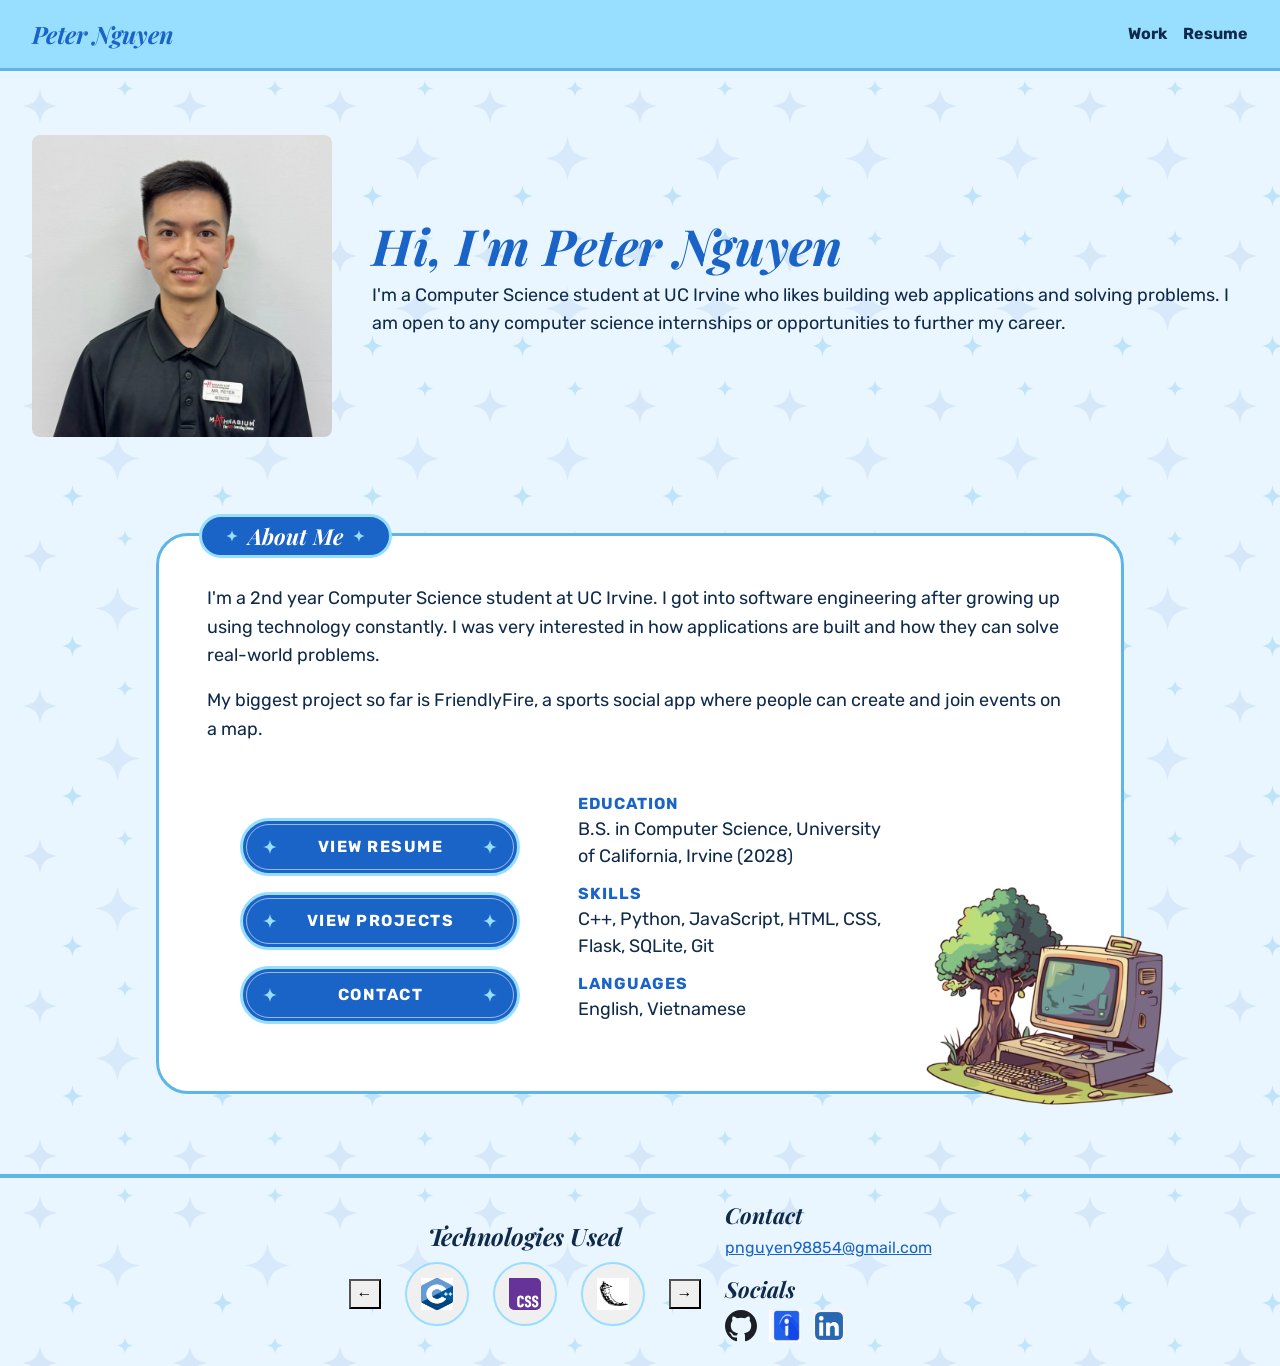
<file: index.html>
<!doctype html>
<html lang="en">

<!--
WRITTEN BY: Peter Nguyen
EMAIL: peten16@uci.edu
-->

<head>
  <meta charset="utf-8">
  <meta name="viewport" content="width=device-width, initial-scale=1">
  <meta name="author" content="Peter Nguyen">
  <meta name="description" content="Peter Nguyen's Portfolio">
  <link rel="preconnect" href="https://fonts.googleapis.com">
  <link rel="preconnect" href="https://fonts.gstatic.com" crossorigin>
  <link
    href="https://fonts.googleapis.com/css2?family=Playfair+Display:ital,wght@0,700;1,700;1,900&family=Rubik:wght@400;500;700&display=swap"
    rel="stylesheet">
  <link rel="stylesheet" href="bootstrap.min.css">
  <link rel="stylesheet" href="styles.css">
  <title>Peter Nguyen | Software Engineer Portfolio</title>
</head>

<body>

  <header>
    <a href="index.html" class="logo">Peter Nguyen</a>
    <nav>
      <ul>
        <li class="has-dropdown">
          <a href="#">Work</a>
          <ul class="dropdown">
            <li><a href="projects.html">Projects</a></li>
            <li><a href="work-experience.html">Work Experience</a></li>
            <li><a href="certifications.html">Certifications</a></li>
          </ul>
        </li>
        <li><a href="resume.html">Resume</a></li>
        <!-- <li><a href="#">Contact</a></li> -->
      </ul>
    </nav>
  </header>

  <main>
    <section class="hero">
      <img src="images/Hero-Photo.jpg" alt="Peter Nguyen" class="hero-photo">
      <div class="hero-text">
        <h1>Hi, I'm Peter Nguyen</h1>
        <p>I'm a Computer Science student at UC Irvine who likes building web applications and solving problems. I am open to any computer science internships or opportunities to further my career.</p>
      </div>
    </section>

    <section class="about">

      <div class="about-card">
        <h2 class="about-tab">About Me</h2>
        <div class="about-text">
          <p>I'm a 2nd year Computer Science student at UC Irvine. I got into software engineering after growing up using technology constantly. I was very interested in how applications are built and how they can solve real-world problems.</p>
          <p>My biggest project so far is FriendlyFire, a sports social app where people can create and join events on a map.</p>
        </div>

        <div class="row g-4 align-items-center about-lower">
          <div class="col-12 col-md-5 about-buttons">
            <a href="resume.html" class="cta-button">View Resume</a>
            <a href="projects.html" class="cta-button">View Projects</a>
            <a href="mailto:pnguyen98854@gmail.com" class="cta-button">Contact</a>
          </div>

          <dl class="col-12 col-md-7 about-details">
            <dt>Education</dt>
            <dd>B.S. in Computer Science, University of California, Irvine (2028)</dd>

            <dt>Skills</dt>
            <dd>C++, Python, JavaScript, HTML, CSS, Flask, SQLite, Git</dd>

            <dt>Languages</dt>
            <dd>English, Vietnamese</dd>
          </dl>
        </div>
        <img src="images/computer.png" alt="" class="about-computer">
      </div>
    </section>

  </main>

  <footer>
    <div class="container">
      <div class="row g-4 justify-content-center align-items-center text-center text-md-start">

        <div class="col-12 col-md-auto technologies-used">
          <div class="track-title">
            Technologies Used
          </div>
          <div class="controls justify-content-center justify-content-md-start">
            <button class="arrow arrow-left" aria-label="Previous technologies">&#8592;</button>
            <div class="technologies-list">
              <ul class="technologies-track">
                <li>
                  <div class="icon-circle">
                    <img src="images/cpplogo.png" alt="C++">
                  </div>
                </li>
                <li>
                  <div class="icon-circle">
                    <img src="images/CSS-Logo.svg" alt="CSS">
                  </div>
                </li>
                <li>
                  <div class="icon-circle">
                    <img src="images/Flask-Logo.png" alt="Flask">
                  </div>
                </li>
                <li>
                  <div class="icon-circle">
                    <img src="images/Github-Logo.svg" alt="Github">
                  </div>
                </li>
                <li>
                  <div class="icon-circle">
                    <img src="images/Html-Logo.png" alt="HTML">
                  </div>
                </li>
                <li>
                  <div class="icon-circle">
                    <img src="images/JS-Logo.png" alt="JavaScript">
                  </div>
                </li>
                <li>
                  <div class="icon-circle">
                    <img src="images/Python-Logo.svg" alt="Python">
                  </div>
                </li>
                <li>
                  <div class="icon-circle">
                    <img src="images/React-Logo.png" alt="React">
                  </div>
                </li>
                <li>
                  <div class="icon-circle">
                    <img src="images/SQLite-Logo.jpg" alt="SQLite">
                  </div>
                </li>
              </ul>
            </div>
            <button class="arrow arrow-right" aria-label="Next technologies">&#8594;</button>
          </div>
        </div>

        <div class="col-12 col-md-auto contact-socials">
          <h2>Contact</h2>
          <p><a href="mailto:pnguyen98854@gmail.com">pnguyen98854@gmail.com</a></p>

          <h2>Socials</h2>
          <div class="social-icons justify-content-center justify-content-md-start">
            <a href="https://github.com/petenek"><img src="images/Github-Logo.svg" alt="GitHub"></a>
            <a href="https://profile.indeed.com/?hl=en_US&co=US&from=gnav-homepage--homepage-frontend"><img
                src="images/Indeed-Icon.png" alt="Indeed"></a>
            <a href="https://www.linkedin.com/in/peter-nguyen-3339903b5/"><img src="images/LinkedIn-Icon.jpg"
                alt="LinkedIn"></a>
          </div>
        </div>
      </div>
    </div>
  </footer>

  <script src="script.js"></script>

</body>

</html>
</file>
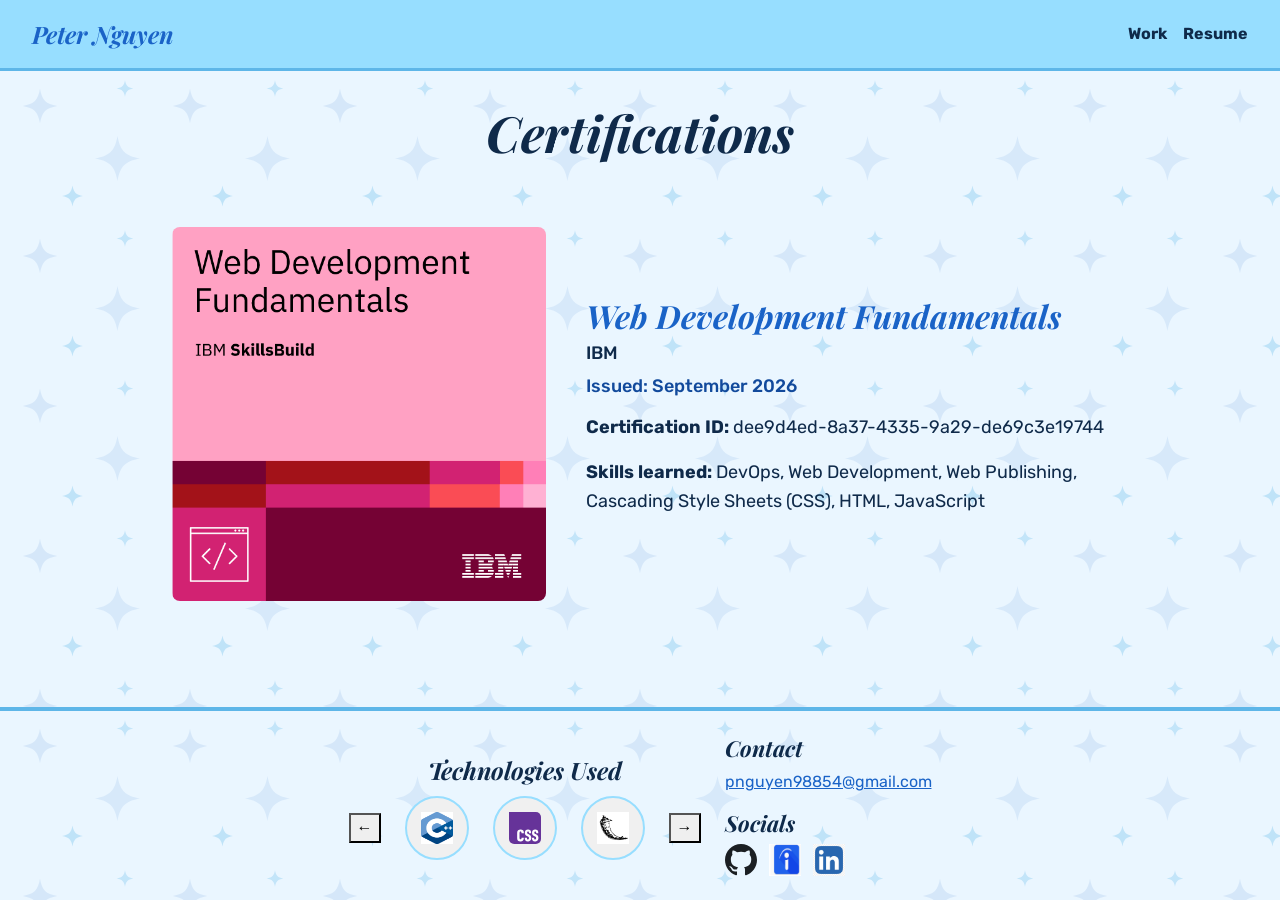
<file: certifications.html>
<!doctype html>
<html lang="en">

<head>
    <meta charset="utf-8">
    <meta name="viewport" content="width=device-width, initial-scale=1">
    <meta name="author" content="Peter Nguyen">
    <meta name="description" content="Peter Nguyen's Certifications">
    <link rel="preconnect" href="https://fonts.googleapis.com">
    <link rel="preconnect" href="https://fonts.gstatic.com" crossorigin>
    <link
        href="https://fonts.googleapis.com/css2?family=Playfair+Display:ital,wght@0,700;1,700;1,900&family=Rubik:wght@400;500;700&display=swap"
        rel="stylesheet">
    <link rel="stylesheet" href="bootstrap.min.css">
    <link rel="stylesheet" href="styles.css">
    <title>Certifications | Peter Nguyen</title>
</head>

<body>

    <header>
        <a href="index.html" class="logo">Peter Nguyen</a>
        <nav>
            <ul>
                <li class="has-dropdown">
                    <a href="#">Work</a>
                    <ul class="dropdown">
                        <li><a href="projects.html">Projects</a></li>
                        <li><a href="work-experience.html">Work Experience</a></li>
                        <li><a href="certifications.html">Certifications</a></li>
                    </ul>
                </li>
                <li><a href="resume.html">Resume</a></li>
                <!-- <li><a href="#">Contact</a></li> -->
            </ul>
        </nav>
    </header>

    <main>
        <section class="certifications">
        <h1>Certifications</h1>

        <div class="experience-card">
            <img src="images/certificate.png" alt="IBM Web Development Fundamentals Certificate" class="experience-photo">
            <div class="experience-info">
                <h2>Web Development Fundamentals</h2>
                <p class="experience-company">IBM</p>
                <p class="experience-dates">Issued: September 2026</p>
                <p><strong>Certification ID:</strong> dee9d4ed-8a37-4335-9a29-de69c3e19744</p>
                <p><strong>Skills learned:</strong> DevOps, Web Development, Web Publishing, Cascading Style Sheets (CSS), HTML, JavaScript</p>
            </div>
        </div>
        </section>
    </main>

    <footer>
        <div class="container">
            <div class="row g-4 justify-content-center align-items-center text-center text-md-start">

                <div class="col-12 col-md-auto technologies-used">
                    <div class="track-title">
                        Technologies Used
                    </div>
                    <div class="controls justify-content-center justify-content-md-start">
                        <button class="arrow arrow-left" aria-label="Previous technologies">&#8592;</button>
                        <div class="technologies-list">
                            <ul class="technologies-track">
                                <li>
                                    <div class="icon-circle">
                                        <img src="images/cpplogo.png" alt="C++">
                                    </div>
                                </li>
                                <li>
                                    <div class="icon-circle">
                                        <img src="images/CSS-Logo.svg" alt="CSS">
                                    </div>
                                </li>
                                <li>
                                    <div class="icon-circle">
                                        <img src="images/Flask-Logo.png" alt="Flask">
                                    </div>
                                </li>
                                <li>
                                    <div class="icon-circle">
                                        <img src="images/Github-Logo.svg" alt="Github">
                                    </div>
                                </li>
                                <li>
                                    <div class="icon-circle">
                                        <img src="images/Html-Logo.png" alt="HTML">
                                    </div>
                                </li>
                                <li>
                                    <div class="icon-circle">
                                        <img src="images/JS-Logo.png" alt="JavaScript">
                                    </div>
                                </li>
                                <li>
                                    <div class="icon-circle">
                                        <img src="images/Python-Logo.svg" alt="Python">
                                    </div>
                                </li>
                                <li>
                                    <div class="icon-circle">
                                        <img src="images/React-Logo.png" alt="React">
                                    </div>
                                </li>
                                <li>
                                    <div class="icon-circle">
                                        <img src="images/SQLite-Logo.jpg" alt="SQLite">
                                    </div>
                                </li>
                            </ul>
                        </div>
                        <button class="arrow arrow-right" aria-label="Next technologies">&#8594;</button>
                    </div>
                </div>

                <div class="col-12 col-md-auto contact-socials">
                    <h2>Contact</h2>
                    <p><a href="mailto:pnguyen98854@gmail.com">pnguyen98854@gmail.com</a></p>

                    <h2>Socials</h2>
                    <div class="social-icons justify-content-center justify-content-md-start">
                        <a href="https://github.com/petenek"><img src="images/Github-Logo.svg" alt="GitHub"></a>
                        <a href="https://profile.indeed.com/?hl=en_US&co=US&from=gnav-homepage--homepage-frontend"><img
                                src="images/Indeed-Icon.png" alt="Indeed"></a>
                        <a href="https://www.linkedin.com/in/peter-nguyen-3339903b5/"><img
                                src="images/LinkedIn-Icon.jpg" alt="LinkedIn"></a>
                    </div>
                </div>
            </div>
        </div>
    </footer>

    <script src="script.js"></script>

</body>

</html>
</file>
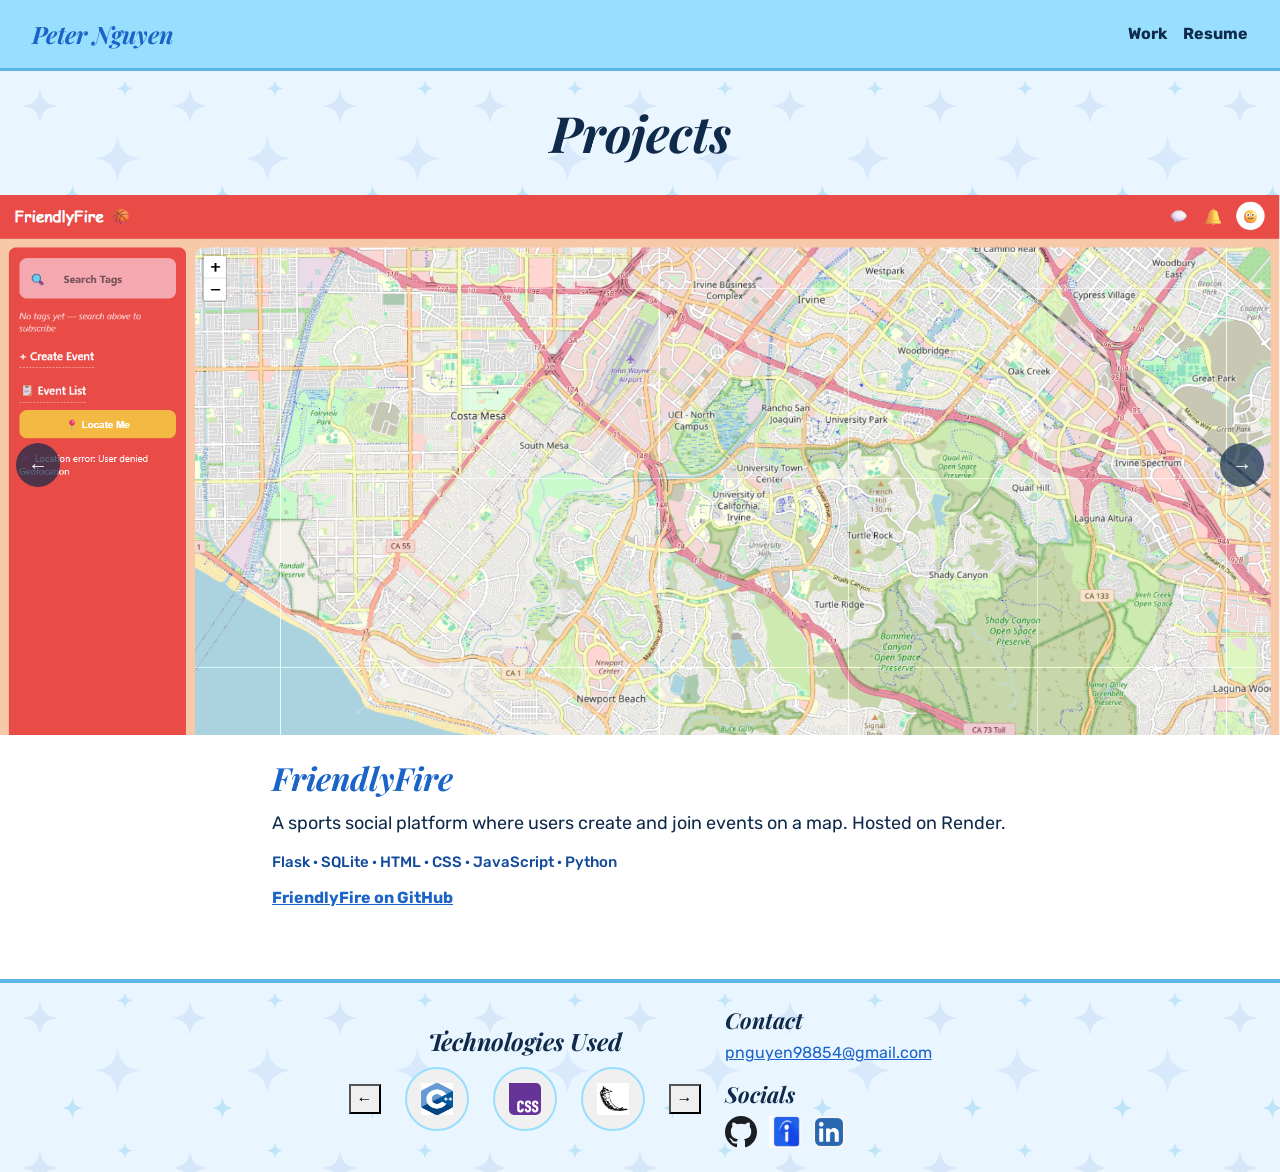
<file: projects.html>
<!doctype html>
<html lang="en">

<head>
    <meta charset="utf-8">
    <meta name="viewport" content="width=device-width, initial-scale=1">
    <meta name="author" content="Peter Nguyen">
    <meta name="description" content="Peter Nguyen's Projects">
    <link rel="preconnect" href="https://fonts.googleapis.com">
    <link rel="preconnect" href="https://fonts.gstatic.com" crossorigin>
    <link
        href="https://fonts.googleapis.com/css2?family=Playfair+Display:ital,wght@0,700;1,700;1,900&family=Rubik:wght@400;500;700&display=swap"
        rel="stylesheet">
    <link rel="stylesheet" href="bootstrap.min.css">
    <link rel="stylesheet" href="styles.css">
    <title>Projects | Peter Nguyen</title>
</head>

<body>

    <header>
        <a href="index.html" class="logo">Peter Nguyen</a>
        <nav>
            <ul>
                <li class="has-dropdown">
                    <a href="#">Work</a>
                    <ul class="dropdown">
                        <li><a href="projects.html">Projects</a></li>
                        <li><a href="work-experience.html">Work Experience</a></li>
                        <li><a href="certifications.html">Certifications</a></li>
                    </ul>
                </li>
                <li><a href="resume.html">Resume</a></li>
                <!-- <li><a href="#">Contact</a></li> -->
            </ul>
        </nav>
    </header>

    <main>
        <section class="projects">
            <h1>Projects</h1>

            <div class="project-carousel">
                <button class="project-arrow project-prev" type="button" aria-label="Previous project">&#8592;</button>

                <div class="project-track">
                    <article class="project-slide">
                        <img src="images/FriendlyFire.png" alt="Screenshot of FriendlyFire">
                        <div class="project-info">
                            <h2>FriendlyFire</h2>
                            <p>A sports social platform where users create and join events on a map. Hosted on Render.
                            </p>
                            <p class="project-tech">Flask · SQLite · HTML · CSS · JavaScript · Python</p>
                            <a href="https://github.com/ButteredToast5/In4Matix43Group7" class="project-link">FriendlyFire on GitHub</a>
                        </div>
                    </article>

                    <article class="project-slide">
                        <img src="images/Portfolio.png" alt="Screenshot of this portfolio website">
                        <div class="project-info">
                            <h2>Portfolio Website</h2>
                            <p>A personal portfolio website built with HTML, CSS, and JavaScript. Created as a way to
                                showcase my projects, skills, and contact info.</p>
                            <p class="project-tech">HTML · CSS · JavaScript · Bootstrap</p>
                            <a href="https://github.com/petenek/a1-portfolio" class="project-link">Portfolio on GitHub</a>
                        </div>
                    </article>
                </div>

                <button class="project-arrow project-next" type="button" aria-label="Next project">&#8594;</button>
            </div>
        </section>
    </main>

    <footer>
        <div class="container">
            <div class="row g-4 justify-content-center align-items-center text-center text-md-start">

                <div class="col-12 col-md-auto technologies-used">
                    <div class="track-title">
                        Technologies Used
                    </div>
                    <div class="controls justify-content-center justify-content-md-start">
                        <button class="arrow arrow-left" aria-label="Previous technologies">&#8592;</button>
                        <div class="technologies-list">
                            <ul class="technologies-track">
                                <li>
                                    <div class="icon-circle">
                                        <img src="images/cpplogo.png" alt="C++">
                                    </div>
                                </li>
                                <li>
                                    <div class="icon-circle">
                                        <img src="images/CSS-Logo.svg" alt="CSS">
                                    </div>
                                </li>
                                <li>
                                    <div class="icon-circle">
                                        <img src="images/Flask-Logo.png" alt="Flask">
                                    </div>
                                </li>
                                <li>
                                    <div class="icon-circle">
                                        <img src="images/Github-Logo.svg" alt="Github">
                                    </div>
                                </li>
                                <li>
                                    <div class="icon-circle">
                                        <img src="images/Html-Logo.png" alt="HTML">
                                    </div>
                                </li>
                                <li>
                                    <div class="icon-circle">
                                        <img src="images/JS-Logo.png" alt="JavaScript">
                                    </div>
                                </li>
                                <li>
                                    <div class="icon-circle">
                                        <img src="images/Python-Logo.svg" alt="Python">
                                    </div>
                                </li>
                                <li>
                                    <div class="icon-circle">
                                        <img src="images/React-Logo.png" alt="React">
                                    </div>
                                </li>
                                <li>
                                    <div class="icon-circle">
                                        <img src="images/SQLite-Logo.jpg" alt="SQLite">
                                    </div>
                                </li>
                            </ul>
                        </div>
                        <button class="arrow arrow-right" aria-label="Next technologies">&#8594;</button>
                    </div>
                </div>

                <div class="col-12 col-md-auto contact-socials">
                    <h2>Contact</h2>
                    <p><a href="mailto:pnguyen98854@gmail.com">pnguyen98854@gmail.com</a></p>

                    <h2>Socials</h2>
                    <div class="social-icons justify-content-center justify-content-md-start">
                        <a href="https://github.com/petenek"><img src="images/Github-Logo.svg" alt="GitHub"></a>
                        <a href="https://profile.indeed.com/?hl=en_US&co=US&from=gnav-homepage--homepage-frontend"><img
                                src="images/Indeed-Icon.png" alt="Indeed"></a>
                        <a href="https://www.linkedin.com/in/peter-nguyen-3339903b5/"><img
                                src="images/LinkedIn-Icon.jpg" alt="LinkedIn"></a>
                    </div>
                </div>
            </div>
        </div>
    </footer>

    <script src="projects.js"></script>
    <script src="script.js"></script>

</body>

</html>
</file>
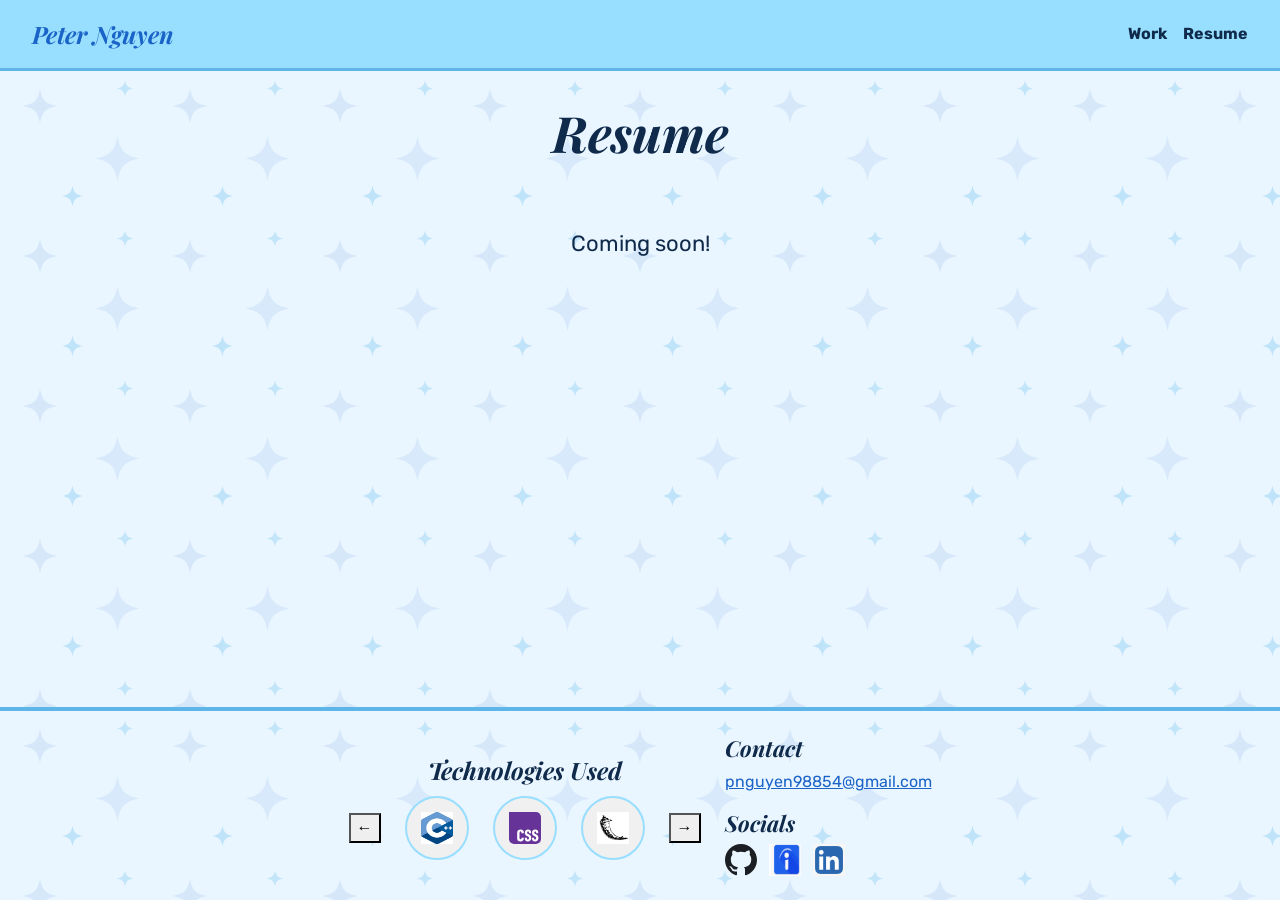
<file: resume.html>
<!doctype html>
<html lang="en">

<head>
    <meta charset="utf-8">
    <meta name="viewport" content="width=device-width, initial-scale=1">
    <meta name="author" content="Peter Nguyen">
    <meta name="description" content="Peter Nguyen's Resume">
    <link rel="preconnect" href="https://fonts.googleapis.com">
    <link rel="preconnect" href="https://fonts.gstatic.com" crossorigin>
    <link
        href="https://fonts.googleapis.com/css2?family=Playfair+Display:ital,wght@0,700;1,700;1,900&family=Rubik:wght@400;500;700&display=swap"
        rel="stylesheet">
    <link rel="stylesheet" href="bootstrap.min.css">
    <link rel="stylesheet" href="styles.css">
    <title>Resume | Peter Nguyen</title>
</head>

<body>

    <header>
        <a href="index.html" class="logo">Peter Nguyen</a>
        <nav>
            <ul>
                <li class="has-dropdown">
                    <a href="#">Work</a>
                    <ul class="dropdown">
                        <li><a href="projects.html">Projects</a></li>
                        <li><a href="work-experience.html">Work Experience</a></li>
                        <li><a href="certifications.html">Certifications</a></li>
                    </ul>
                </li>
                <li><a href="resume.html">Resume</a></li>
                <!-- <li><a href="#">Contact</a></li> -->
            </ul>
        </nav>
    </header>

    <main>
        <section class="resume">
            <h1>Resume</h1>
            <p>Coming soon!</p>
        </section>
    </main>

    <footer>
        <div class="container">
            <div class="row g-4 justify-content-center align-items-center text-center text-md-start">

                <div class="col-12 col-md-auto technologies-used">
                    <div class="track-title">
                        Technologies Used
                    </div>
                    <div class="controls justify-content-center justify-content-md-start">
                        <button class="arrow arrow-left" aria-label="Previous technologies">&#8592;</button>
                        <div class="technologies-list">
                            <ul class="technologies-track">
                                <li>
                                    <div class="icon-circle">
                                        <img src="images/cpplogo.png" alt="C++">
                                    </div>
                                </li>
                                <li>
                                    <div class="icon-circle">
                                        <img src="images/CSS-Logo.svg" alt="CSS">
                                    </div>
                                </li>
                                <li>
                                    <div class="icon-circle">
                                        <img src="images/Flask-Logo.png" alt="Flask">
                                    </div>
                                </li>
                                <li>
                                    <div class="icon-circle">
                                        <img src="images/Github-Logo.svg" alt="Github">
                                    </div>
                                </li>
                                <li>
                                    <div class="icon-circle">
                                        <img src="images/Html-Logo.png" alt="HTML">
                                    </div>
                                </li>
                                <li>
                                    <div class="icon-circle">
                                        <img src="images/JS-Logo.png" alt="JavaScript">
                                    </div>
                                </li>
                                <li>
                                    <div class="icon-circle">
                                        <img src="images/Python-Logo.svg" alt="Python">
                                    </div>
                                </li>
                                <li>
                                    <div class="icon-circle">
                                        <img src="images/React-Logo.png" alt="React">
                                    </div>
                                </li>
                                <li>
                                    <div class="icon-circle">
                                        <img src="images/SQLite-Logo.jpg" alt="SQLite">
                                    </div>
                                </li>
                            </ul>
                        </div>
                        <button class="arrow arrow-right" aria-label="Next technologies">&#8594;</button>
                    </div>
                </div>

                <div class="col-12 col-md-auto contact-socials">
                    <h2>Contact</h2>
                    <p><a href="mailto:pnguyen98854@gmail.com">pnguyen98854@gmail.com</a></p>

                    <h2>Socials</h2>
                    <div class="social-icons justify-content-center justify-content-md-start">
                        <a href="https://github.com/petenek"><img src="images/Github-Logo.svg" alt="GitHub"></a>
                        <a href="https://profile.indeed.com/?hl=en_US&co=US&from=gnav-homepage--homepage-frontend"><img
                                src="images/Indeed-Icon.png" alt="Indeed"></a>
                        <a href="https://www.linkedin.com/in/peter-nguyen-3339903b5/"><img
                                src="images/LinkedIn-Icon.jpg" alt="LinkedIn"></a>
                    </div>
                </div>
            </div>
        </div>
    </footer>

    <script src="script.js"></script>

</body>

</html>
</file>
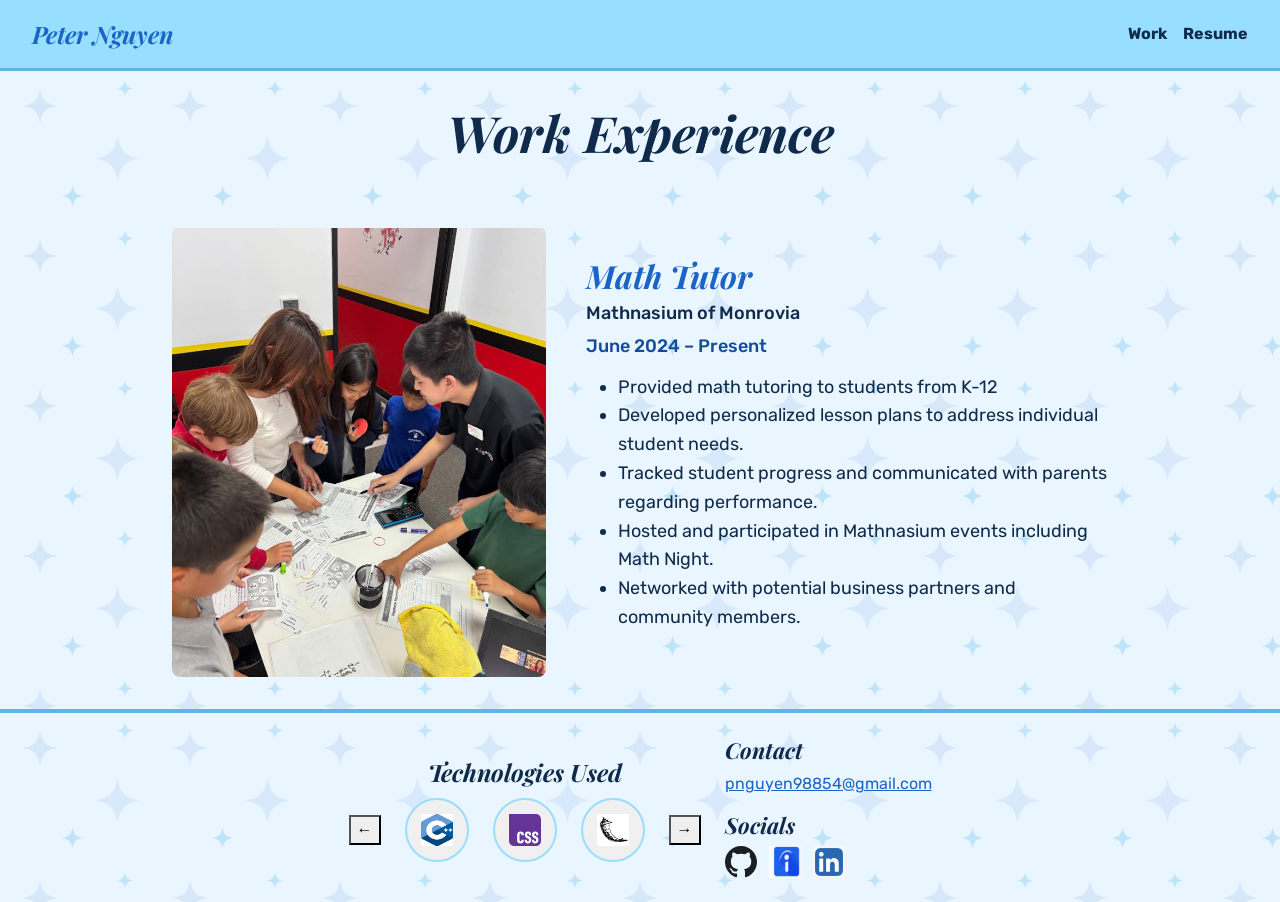
<file: work-experience.html>
<!doctype html>
<html lang="en">

<head>
    <meta charset="utf-8">
    <meta name="viewport" content="width=device-width, initial-scale=1">
    <meta name="author" content="Peter Nguyen">
    <meta name="description" content="Peter Nguyen's Work Experience">
    <link rel="preconnect" href="https://fonts.googleapis.com">
    <link rel="preconnect" href="https://fonts.gstatic.com" crossorigin>
    <link
        href="https://fonts.googleapis.com/css2?family=Playfair+Display:ital,wght@0,700;1,700;1,900&family=Rubik:wght@400;500;700&display=swap"
        rel="stylesheet">
    <link rel="stylesheet" href="bootstrap.min.css">
    <link rel="stylesheet" href="styles.css">
    <title>Work Experience | Peter Nguyen</title>
</head>

<body>

    <header>
        <a href="index.html" class="logo">Peter Nguyen</a>
        <nav>
            <ul>
                <li class="has-dropdown">
                    <a href="#">Work</a>
                    <ul class="dropdown">
                        <li><a href="projects.html">Projects</a></li>
                        <li><a href="work-experience.html">Work Experience</a></li>
                        <li><a href="certifications.html">Certifications</a></li>
                    </ul>
                </li>
                <li><a href="resume.html">Resume</a></li>
                <!-- <li><a href="#">Contact</a></li> -->
            </ul>
        </nav>
    </header>

    <main>
        <section class="experience">
        <h1>Work Experience</h1>

        <div class="experience-card">
            <img src="images/workplace.png" alt="Mathnasium of Monrovia" class="experience-photo">
            <div class="experience-info">
                <h2>Math Tutor</h2>
                <p class="experience-company">Mathnasium of Monrovia</p>
                <p class="experience-dates">June 2024 – Present</p>
                <ul>
                    <li>Provided math tutoring to students from K-12</li>
                    <li>Developed personalized lesson plans to address individual student needs.</li>
                    <li>Tracked student progress and communicated with parents regarding performance.</li>
                    <li>Hosted and participated in Mathnasium events including Math Night.</li>
                    <li>Networked with potential business partners and community members.</li>
                </ul>
            </div>
        </div>
        </section>
    </main>

    <footer>
        <div class="container">
            <div class="row g-4 justify-content-center align-items-center text-center text-md-start">

                <div class="col-12 col-md-auto technologies-used">
                    <div class="track-title">
                        Technologies Used
                    </div>
                    <div class="controls justify-content-center justify-content-md-start">
                        <button class="arrow arrow-left" aria-label="Previous technologies">&#8592;</button>
                        <div class="technologies-list">
                            <ul class="technologies-track">
                                <li>
                                    <div class="icon-circle">
                                        <img src="images/cpplogo.png" alt="C++">
                                    </div>
                                </li>
                                <li>
                                    <div class="icon-circle">
                                        <img src="images/CSS-Logo.svg" alt="CSS">
                                    </div>
                                </li>
                                <li>
                                    <div class="icon-circle">
                                        <img src="images/Flask-Logo.png" alt="Flask">
                                    </div>
                                </li>
                                <li>
                                    <div class="icon-circle">
                                        <img src="images/Github-Logo.svg" alt="Github">
                                    </div>
                                </li>
                                <li>
                                    <div class="icon-circle">
                                        <img src="images/Html-Logo.png" alt="HTML">
                                    </div>
                                </li>
                                <li>
                                    <div class="icon-circle">
                                        <img src="images/JS-Logo.png" alt="JavaScript">
                                    </div>
                                </li>
                                <li>
                                    <div class="icon-circle">
                                        <img src="images/Python-Logo.svg" alt="Python">
                                    </div>
                                </li>
                                <li>
                                    <div class="icon-circle">
                                        <img src="images/React-Logo.png" alt="React">
                                    </div>
                                </li>
                                <li>
                                    <div class="icon-circle">
                                        <img src="images/SQLite-Logo.jpg" alt="SQLite">
                                    </div>
                                </li>
                            </ul>
                        </div>
                        <button class="arrow arrow-right" aria-label="Next technologies">&#8594;</button>
                    </div>
                </div>

                <div class="col-12 col-md-auto contact-socials">
                    <h2>Contact</h2>
                    <p><a href="mailto:pnguyen98854@gmail.com">pnguyen98854@gmail.com</a></p>

                    <h2>Socials</h2>
                    <div class="social-icons justify-content-center justify-content-md-start">
                        <a href="https://github.com/petenek"><img src="images/Github-Logo.svg" alt="GitHub"></a>
                        <a href="https://profile.indeed.com/?hl=en_US&co=US&from=gnav-homepage--homepage-frontend"><img
                                src="images/Indeed-Icon.png" alt="Indeed"></a>
                        <a href="https://www.linkedin.com/in/peter-nguyen-3339903b5/"><img
                                src="images/LinkedIn-Icon.jpg" alt="LinkedIn"></a>
                    </div>
                </div>
            </div>
        </div>
    </footer>

    <script src="script.js"></script>

</body>

</html>
</file>
<file: styles.css>
:root{
    --navy: #0f2a4a;
    --blue: #1a63c7;
    --dark-blue: #124a9c;
    --sky-blue: #97deff;
    --ice: #eaf6ff;
    --line: #5eb6e8;
    --stars: url("data:image/svg+xml,%3Csvg xmlns='http://www.w3.org/2000/svg' width='120' height='120' viewBox='0 0 120 120'%3E%3Cpath transform='translate%2832 28%29 scale%281.15%29' fill='%231a63c7' fill-opacity='.10' d='M0 -12 C1.5 -4 4 -1.5 12 0 C4 1.5 1.5 4 0 12 C-1.5 4 -4 1.5 -12 0 C-4 -1.5 -1.5 -4 0 -12Z'/%3E%3Cpath transform='translate%2894 70%29 scale%281.5%29' fill='%231a63c7' fill-opacity='.09' d='M0 -12 C1.5 -4 4 -1.5 12 0 C4 1.5 1.5 4 0 12 C-1.5 4 -4 1.5 -12 0 C-4 -1.5 -1.5 -4 0 -12Z'/%3E%3Cpath transform='translate%2858 100%29 scale%28.7%29' fill='%235eb6e8' fill-opacity='.30' d='M0 -12 C1.5 -4 4 -1.5 12 0 C4 1.5 1.5 4 0 12 C-1.5 4 -4 1.5 -12 0 C-4 -1.5 -1.5 -4 0 -12Z'/%3E%3Cpath transform='translate%28100 14%29 scale%28.55%29' fill='%235eb6e8' fill-opacity='.28' d='M0 -12 C1.5 -4 4 -1.5 12 0 C4 1.5 1.5 4 0 12 C-1.5 4 -4 1.5 -12 0 C-4 -1.5 -1.5 -4 0 -12Z'/%3E%3C/svg%3E");
    --star-sky: url("data:image/svg+xml,%3Csvg xmlns='http://www.w3.org/2000/svg' viewBox='-12 -12 24 24'%3E%3Cpath fill='%2397deff' d='M0 -12 C1.5 -4 4 -1.5 12 0 C4 1.5 1.5 4 0 12 C-1.5 4 -4 1.5 -12 0 C-4 -1.5 -1.5 -4 0 -12Z'/%3E%3C/svg%3E");
}
 
a{
    color: var(--blue);
 
}
 
a:hover{
    color: var(--dark-blue);
}

.hero-text p,
.project-info p,
.about-text p,
.experience-info p,
.experience-info li {
    font-size: 18px;
    line-height: 1.6;
}
 
header {
    display: flex;
    align-items: center;
    justify-content: space-between;
    padding: 16px 32px;
    background: var(--sky-blue);
    border-bottom: 3px solid var(--line);
}
 
nav a{
    text-decoration: none;
    color: var(--navy);
    font-weight: bold;
}
 
nav ul {
    list-style: none;
    display: flex;
    gap: 16px;
    padding: 0;
    margin: 0;
}
 
.dropdown {
    display: none;
    position: absolute;
    z-index: 10;
    top: 100%;
    left: 0;
    background: white;
    padding: 8px 0;
    margin: 0;
    min-width: 160px;
    box-shadow: 0 4px 8px rgba(0, 0, 0, 0.1);
}
 
.has-dropdown {
    position: relative;
}
 
.has-dropdown:hover .dropdown, .has-dropdown:focus-within .dropdown {
    display: block;
}
 
.dropdown li a {
    display: block;
    padding: 8px 16px;
    text-decoration: none;
    color: black;
}
 
.dropdown li a:hover   {
    background-color: var(--ice);
}
 
.technologies-list {
    width:264px;
    overflow: hidden;
}
 
.track-title{
    font-size: 24px;
    align-self: center;
}
 
.technologies-track {
    display: flex;
    list-style: none;
    margin: 0;
    padding: 0;
    transition: transform 0.4s ease;
}
 
.technologies-track li {
    flex: 0 0 88px;
    display: flex;
    justify-content: center;
    align-items: center;
}
 
.technologies-used {
    display: flex;
    flex-direction: column;
    gap: 8px;
}
 
.controls{
    display: flex;
    align-items: center;
    gap: 12px;
}
 
.icon-circle {
    width: 64px;
    height: 64px;
    border-radius: 50%;
    display: flex;
    justify-content: center;
    align-items: center;
    background-color: #f0f0f0;
    border: 2px solid var(--sky-blue);
}
 
.social-icons {
    align-items: center;
    display: flex;
    gap: 12px;
}
 
.social-icons img, .icon-circle img {
    width: 32px;
    height: 32px;
}
 
footer {
    padding: 24px 32px;
    border-top: 4px solid var(--line);
}

main, footer {
    background-color: var(--ice);
    background-image: var(--stars);
    background-size: 150px 150px;
}
 
body {
    margin: 0;
    font-family: Rubik, sans-serif;
    color: var(--navy);
    background-color: var(--ice);
    display: flex;
    flex-direction: column;
    min-height: 100vh;
}
 
main {
    flex: 1;
    overflow-x: clip;
}
 
.hero {
    display: flex;
    align-items: center;
    gap: 40px;
    padding: 64px 32px;
}
 
.hero-photo {
    border-radius: 8px;
    width: 300px;
    max-width: 40%;
    height: auto;
    flex-shrink: 0;
}
 
.hero-text {
    min-width: 0;
}
 
.hero-text h1{
    font-size: 50px;
    line-height: 1.1;
    color: var(--blue);
}
 
.contact-socials h2{
    font-size: 22px;
}

.logo {
    font-size: 24px;
    text-decoration: none;
}

.project-carousel {
    --img-height: 60vh;
    position: relative;
    overflow: hidden;
}

.project-track {
    display: flex;
    transition: transform 0.5s ease;
}

.project-slide {
    flex: 0 0 100%;
    background-color: white;
}

.project-slide img {
    display: block;
    width: 100%;
    height: var(--img-height);
    min-height: 260px;
    object-fit: cover;
    object-position: top;
    background-color: var(--blue); /* shows if an image is missing */
}

.project-info {
    padding: 24px 32px 40px;
    max-width: 800px;
    margin: 0 auto;
}

.project-info h2 {
    font-size: 32px;
    color: var(--blue);
    margin: 0 0 12px;
}

.project-info p {
    margin: 0 0 12px;
}

.project-info .project-tech {
    font-size: 15px;
    font-weight: 500;
    color: var(--dark-blue);
}

.project-link {
    font-weight: bold;
}

.project-arrow {
    position: absolute;
    top: calc(var(--img-height) / 2);
    transform: translateY(-50%);
    z-index: 2;
    width: 44px;
    height: 44px;
    border: none;
    border-radius: 50%;
    background: rgba(15, 42, 74, 0.7);
    color: white;
    font-size: 20px;
    cursor: pointer;
}

.project-arrow:hover, .arrow:hover {
    background: var(--dark-blue);
}

.project-prev {
    left: 16px;
}

.project-next {
    right: 16px;
}

.projects h1, .experience h1, .certifications h1, .resume h1 {
    font-size: 50px;
    color: var(--navy);
    text-align: center;
    margin: 0;
    padding: 32px;
}

.logo, .track-title, .contact-socials h2, .hero-text h1, .projects h1, .project-info h2, .about-tab, .experience h1, .certifications h1, .resume h1, .experience-info h2 {
    font-family: 'Playfair Display', serif;
    font-style: italic;
    font-weight: 700;
}

.about {
    max-width: 1000px;
    margin: 0 auto;
    padding: 32px 16px 80px;
}

.about-card {
    position: relative;
    background-color: white;
    border: 3px solid var(--line);
    border-radius: 32px;
    padding: 48px 48px 40px;
}

.about-tab {
    position: absolute;
    top: -22px;
    left: 40px;
    display: flex;
    align-items: center;
    gap: 10px;
    margin: 0;
    padding: 6px 24px;
    background-color: var(--blue);
    border: 3px solid var(--sky-blue);
    border-radius: 999px;
    color: white;
    font-size: 22px;
    line-height: 1.2;
}

.about-tab::before, .about-tab::after, .cta-button::before, .cta-button::after {
    content: "";
    width: 12px;
    height: 12px;
    background: var(--star-sky) center / contain no-repeat;
}

.about-text p {
    margin: 0 0 16px;
}

.about-lower {
    margin-top: 24px;
}

.about-buttons {
    display: flex;
    flex-direction: column;
    align-items: center;
    gap: 16px;
}

.about-buttons .cta-button {
    width: 100%;
    max-width: 280px;
    min-width: 0;
}

.about-details dt {
    color: var(--blue);
    font-weight: 700;
    text-transform: uppercase;
    letter-spacing: 1px;
}

.about-details dd {
    margin: 0 0 12px;
    font-size: 18px;
}

.about-computer {
    position: absolute;
    right: -65px;
    bottom: -48px;
    width: 275px;
    height: auto;
    pointer-events: none;
}

.cta-button {
    position: relative;
    min-width: 220px;
    padding: 14px 44px;
    border: 3px solid var(--sky-blue);
    border-radius: 999px;
    background-color: var(--blue);
    outline: 1.5px solid rgba(255, 255, 255, 0.55);
    outline-offset: -7px;
    color: white;
    font-weight: 700;
    letter-spacing: 1.5px;
    text-align: center;
    text-decoration: none;
    text-transform: uppercase;
    transition: background-color 0.2s ease, transform 0.2s ease;
}

.cta-button::before,
.cta-button::after {
    position: absolute;
    top: 50%;
    width: 14px;
    height: 14px;
    transform: translateY(-50%);
    transition: transform 0.3s ease;
}

.cta-button::before {
    left: 20px;
}

.cta-button::after {
    right: 20px;
}

.cta-button:hover {
    background-color: var(--dark-blue);
    color: white;
    transform: translateY(-2px);
}

.cta-button:hover::before,
.cta-button:hover::after {
    transform: translateY(-50%) rotate(90deg) scale(1.3);
}

.cta-button:focus-visible {
    outline: 3px solid var(--navy);
    outline-offset: 3px;
}

.experience-card {
    display: flex;
    align-items: center;
    gap: 40px;
    max-width: 1000px;
    margin: 0 auto;
    padding: 32px;
}

.experience-photo {
    width: 40%;
    flex-shrink: 0;
    border-radius: 8px;
}

.experience-info {
    min-width: 0;
}

.experience-info h2 {
    font-size: 32px;
    color: var(--blue);
    margin: 0 0 4px;
}

.experience-company {
    font-weight: 500;
    margin: 0 0 4px;
}

.experience-dates {
    font-weight: 500;
    color: var(--dark-blue);
    margin: 0 0 12px;
}

.resume p {
    font-size: 22px;
    text-align: center;
    padding: 32px;
}

@media (min-width: 768px) {
    .about-details {
        padding-right: 190px;
    }
}

@media (max-width: 767px) {
    .about-computer {
        position: static;
        display: block;
        width: 200px;
        margin: 24px auto 0;
    }
}

@media (max-width: 700px) {
    header {
        padding: 12px 16px;
    }

    .hero {
        gap: 20px;
        padding: 32px 16px;
    }

    .hero-text h1 {
        font-size: 32px;
    }

    .hero-text p,
    .project-info p,
    .about-text p {
        font-size: 16px;
    }

    .project-info {
        padding: 20px 16px 32px;
    }

    .project-info h2 {
        font-size: 26px;
    }

    .about-tab {
        font-size: 18px;
        left: 24px;
    }

    .about-card {
        padding: 40px 20px 24px;
        border-radius: 24px;
    }

    .experience-card {
        flex-direction: column;
        padding: 16px;
    }

    .experience-photo {
        width: 100%;
    }
}

@media (max-width: 480px) {
    .hero {
        gap: 12px;
    }

    .hero-text h1 {
        font-size: 24px;
    }

    .hero-text p {
        font-size: 14px;
    }
}

@media (max-width: 400px) {
    .hero {
        flex-direction: column;
    }

    .hero-photo {
        max-width: 60%;
    }
}
</file>
